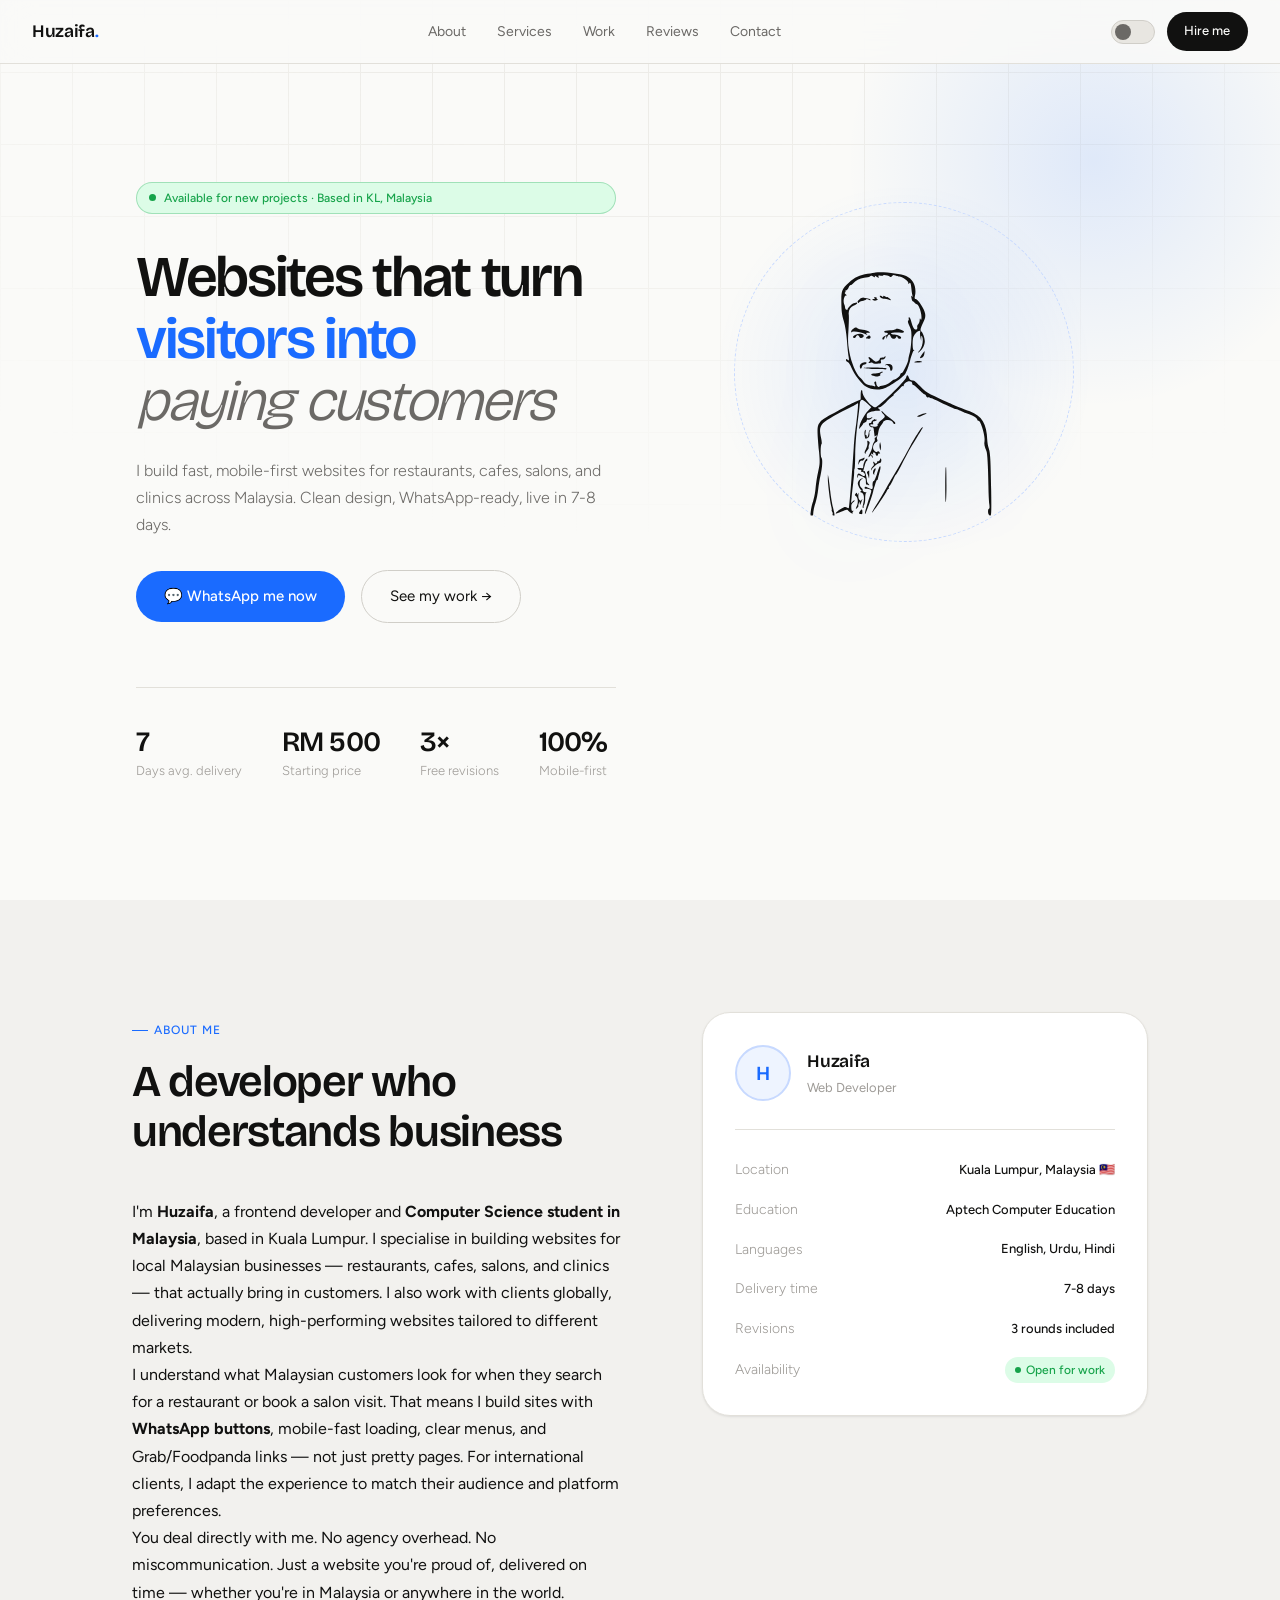
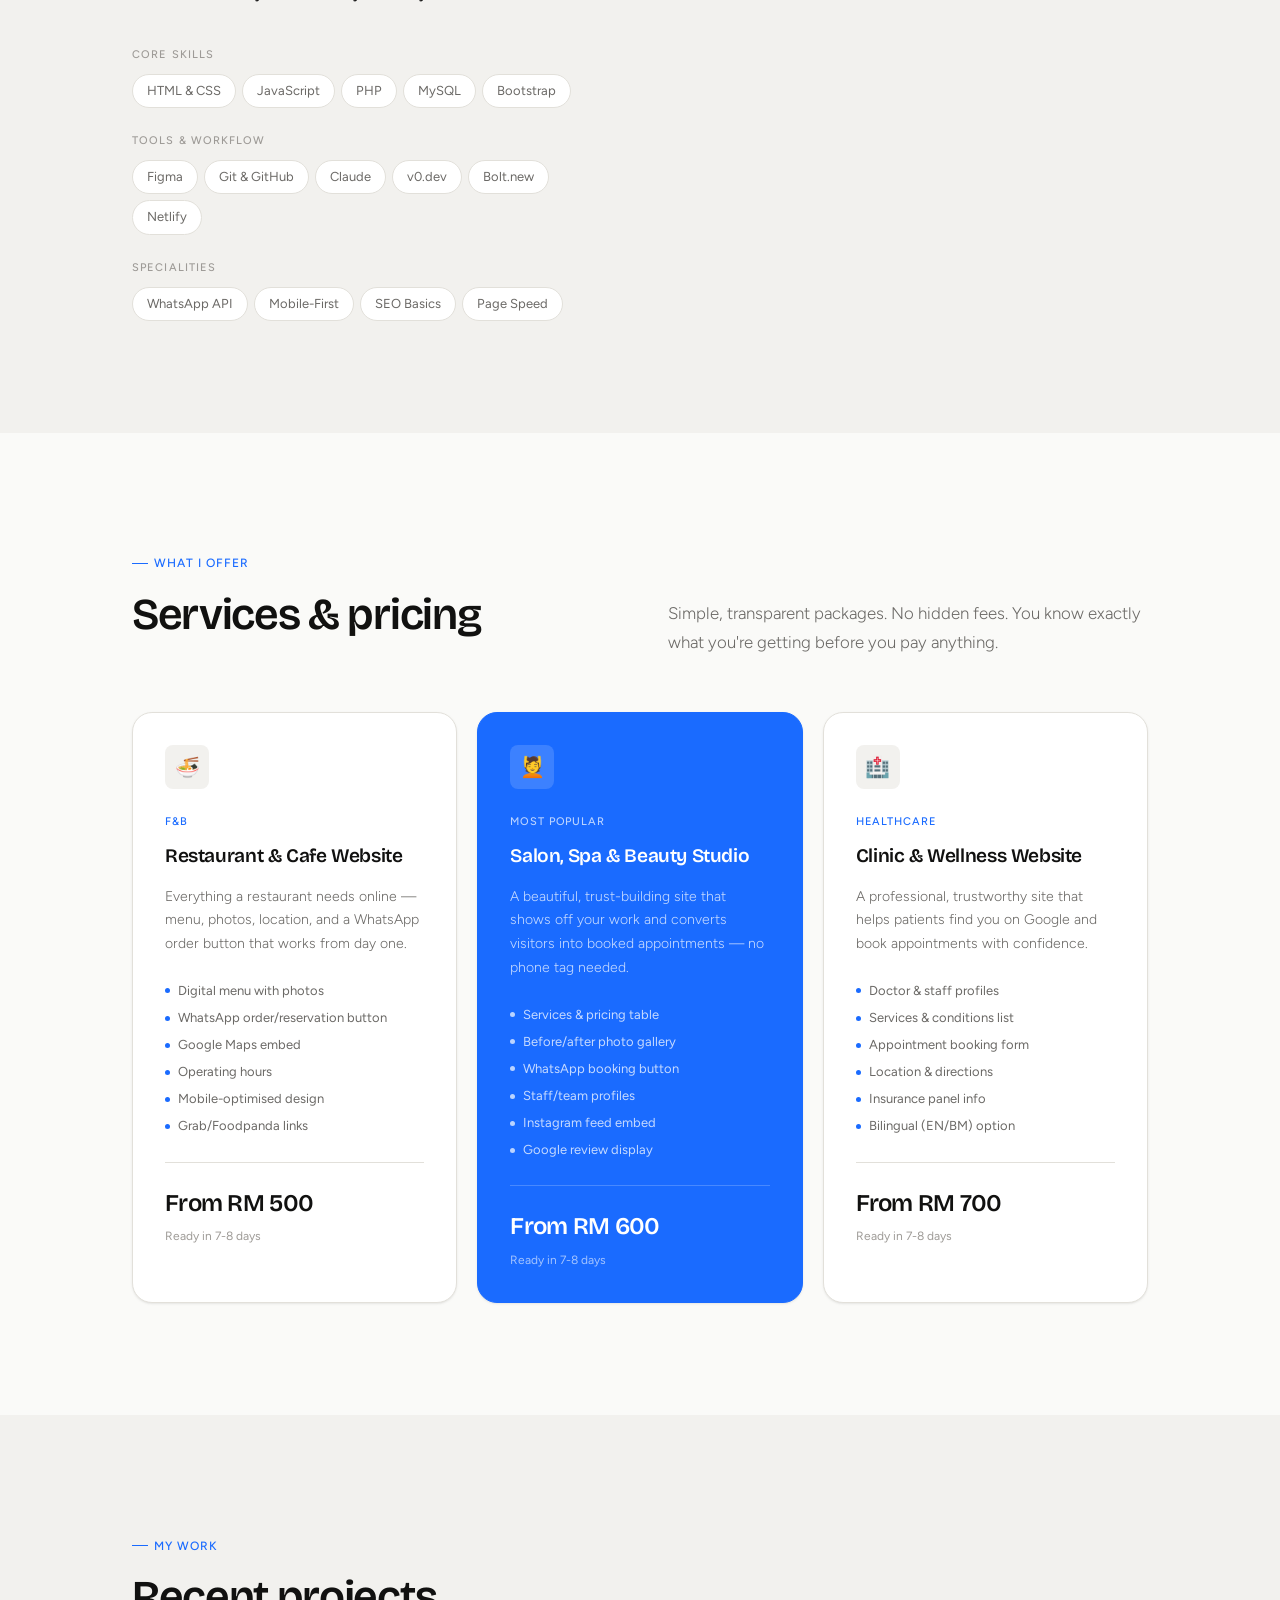
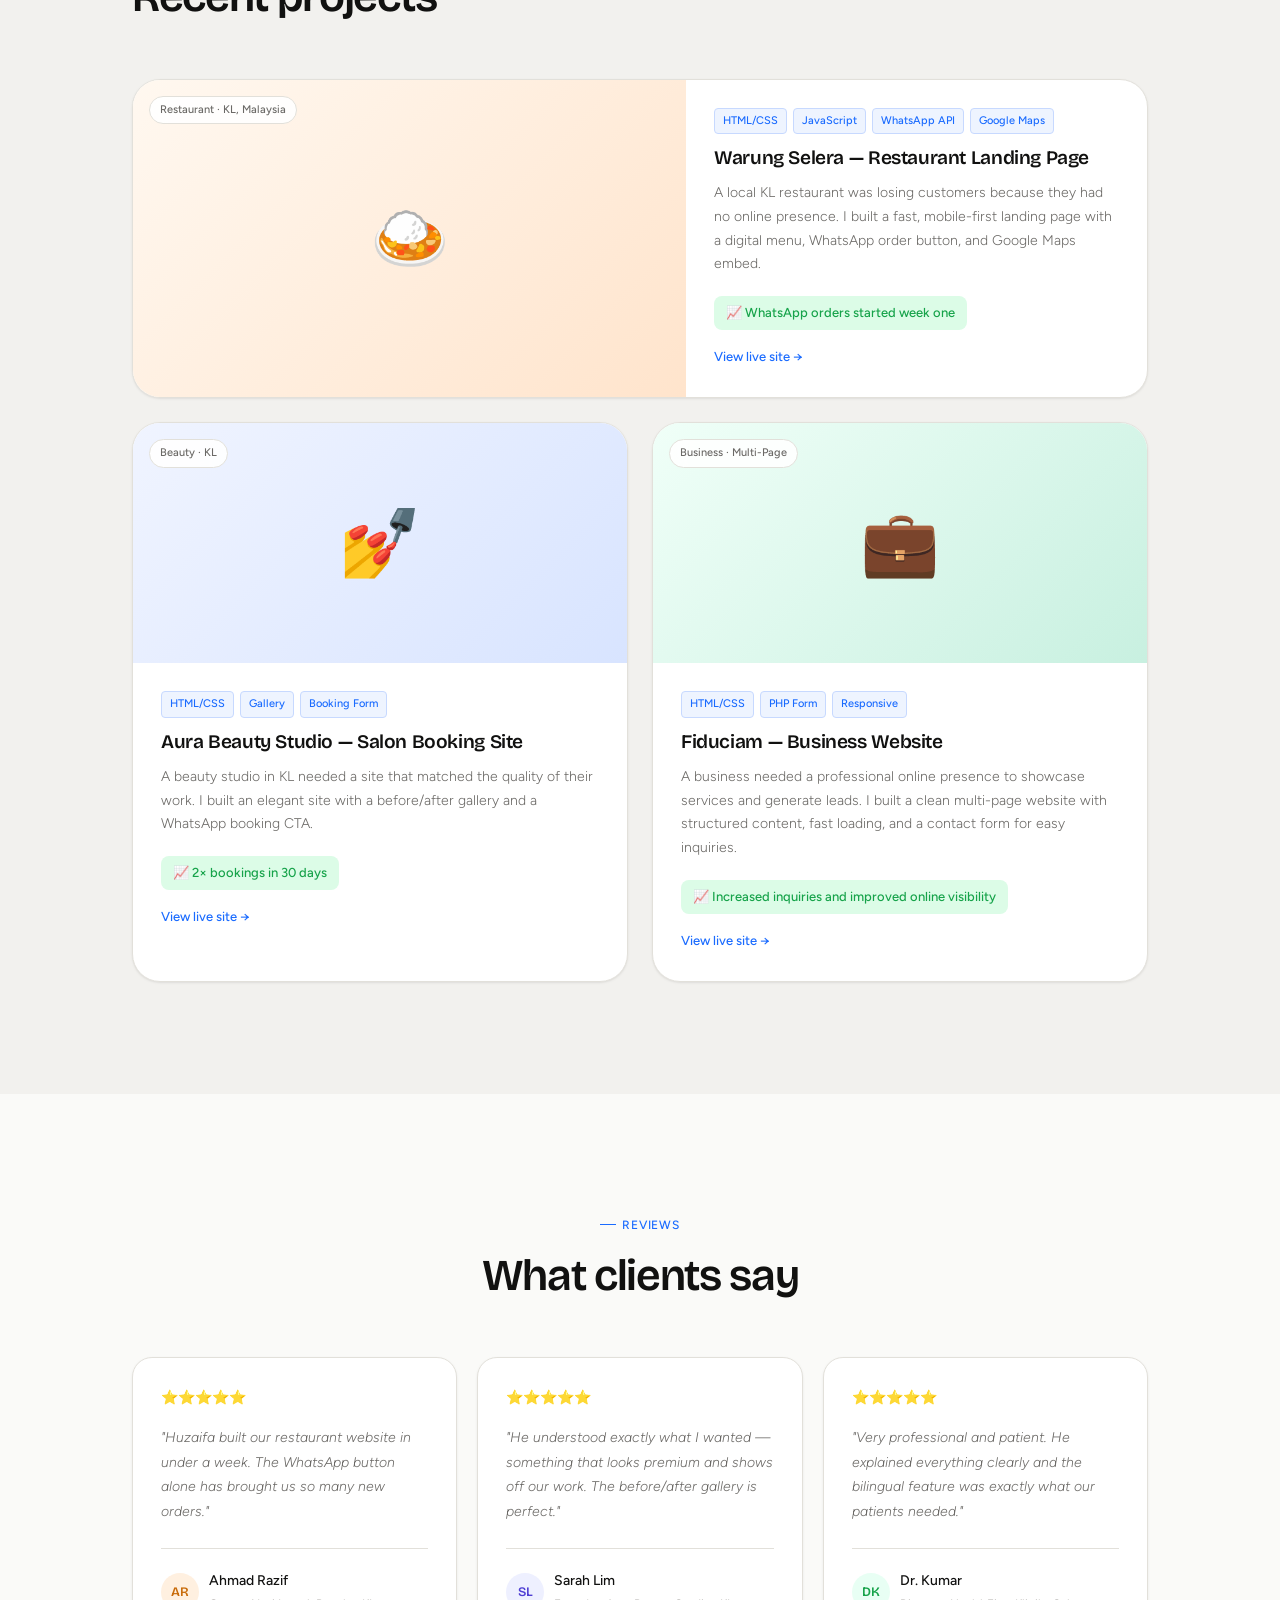
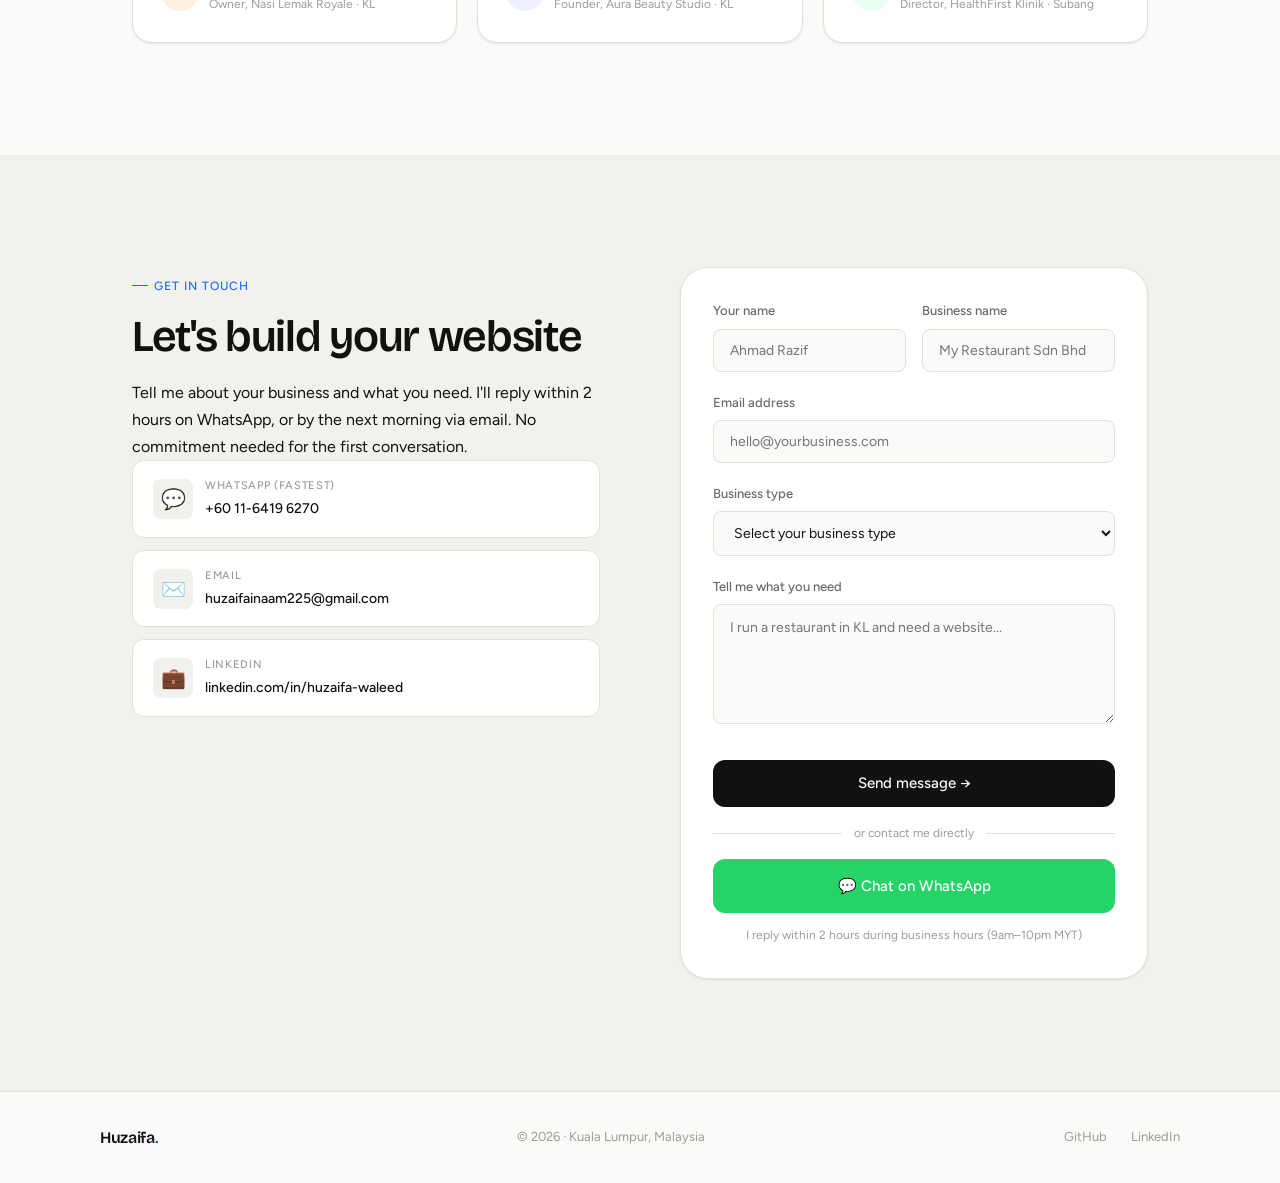
<file: index.html>
<!DOCTYPE html>
<html lang="en" data-theme="light">
<head>
    <meta charset="UTF-8">
    <meta name="viewport" content="width=device-width, initial-scale=1.0">
    <title>Huzaifa — Web Developer for F&B & Wellness Businesses</title>
    <meta name="description" content="I build fast, beautiful websites for restaurants, cafes, salons and clinics in Malaysia. Mobile-first. Affordable. Ready in 7 days.">
    <meta property="og:title" content="Huzaifa — Web Developer">
    <meta property="og:description" content="Fast, beautiful websites for Malaysian businesses. Starting from RM 500.">
    
    <link rel="preconnect" href="https://fonts.googleapis.com">
    <link rel="preconnect" href="https://fonts.gstatic.com" crossorigin>
    <link href="https://fonts.googleapis.com/css2?family=Bricolage+Grotesque:opsz,wght@12..96,300;12..96,400;12..96,500;12..96,600&family=Figtree:ital,wght@0,300;0,400;0,500;1,300&display=swap" rel="stylesheet">
    
    <link rel="stylesheet" href="style.css">
</head>
<body>

    <div id="progress-bar"></div>

    <div class="mobile-nav" id="mobileNav">
        <span class="mobile-nav-close" onclick="closeMobileNav()">✕</span>
        <a href="#about" onclick="closeMobileNav()">About</a>
        <a href="#services" onclick="closeMobileNav()">Services</a>
        <a href="#projects" onclick="closeMobileNav()">Work</a>
        <a href="#testimonials" onclick="closeMobileNav()">Reviews</a>
        <a href="#contact" onclick="closeMobileNav()">Contact</a>
    </div>

    <nav>
        <a href="#hero" class="nav-logo">Huzaifa<span>.</span></a>
        <div class="nav-center">
            <a href="#about" class="nav-link">About</a>
            <a href="#services" class="nav-link">Services</a>
            <a href="#projects" class="nav-link">Work</a>
            <a href="#testimonials" class="nav-link">Reviews</a>
            <a href="#contact" class="nav-link">Contact</a>
        </div>
        <div class="nav-right">
            <div class="theme-toggle" id="themeToggle" role="button" aria-label="Toggle dark mode" tabindex="0"></div>
            <a href="https://wa.me/601164196270?text=Hi%20Huzaifa%2C%20I%20found%20your%20portfolio%20and%20I%E2%80%99d%20like%20to%20discuss%20a%20website%20project." 
   class="btn-hire" 
   target="_blank">
   Hire me
</a>
            <div class="hamburger" onclick="openMobileNav()">
                <span></span><span></span><span></span>
            </div>
        </div>
    </nav>

    <section id="hero">
        <div class="container">
            <div class="hero-inner">

                <!-- LEFT: text content -->
                <div class="hero-text">
                    <div class="hero-status">
                        <div class="hero-status-dot"></div>
                        Available for new projects · Based in KL, Malaysia
                    </div>
                    <h1>
                        Websites that turn<br>
                        <span class="accent">visitors into</span><br>
                        <span class="italic">paying customers</span>
                    </h1>
                    <p class="hero-sub">
                        I build fast, mobile-first websites for restaurants, cafes, salons, and clinics across Malaysia. Clean design, WhatsApp-ready, live in 7-8 days.
                    </p>
                    <div class="hero-actions">
                        <a href="https://wa.me/601164196270?text=Hi%20Huzaifa%2C%20I%20found%20your%20portfolio%20and%20I%E2%80%99d%20like%20to%20discuss%20a%20website%20project." class="btn-primary" target="_blank">💬 WhatsApp me now</a>
                        <a href="#projects" class="btn-outline">See my work →</a>
                    </div>
                    <div class="hero-stats">
                        <div><div class="hero-stat-num">7</div><div class="hero-stat-label">Days avg. delivery</div></div>
                        <div><div class="hero-stat-num">RM 500</div><div class="hero-stat-label">Starting price</div></div>
                        <div><div class="hero-stat-num">3×</div><div class="hero-stat-label">Free revisions</div></div>
                        <div><div class="hero-stat-num">100%</div><div class="hero-stat-label">Mobile-first</div></div>
                    </div>
                </div>

                <!-- RIGHT: animated SVG illustration -->
                <div class="hero-visual">
                    <div class="hero-visual-blob"></div>
                    <div class="hero-visual-ring"></div>
                    <div class="svg-float">
                        <svg class="hero-svg" xmlns="http://www.w3.org/2000/svg" version="1.0" viewBox="0 0 300.000000 333.000000" preserveAspectRatio="xMidYMid meet" aria-label="Developer illustration">
                            <g transform="translate(0.000000,333.000000) scale(0.100000,-0.100000)" stroke="none">
                                <path d="M1170 2805 c-8 -2 -49 -9 -90 -15 -94 -15 -149 -41 -217 -104 -82 -74 -88 -90 -86 -231 1 -97 7 -138 28 -210 17 -59 29 -134 36 -220 5 -71 13 -152 18 -180 10 -57 8 -63 -14 -45 -12 10 -15 10 -15 -5 0 -9 8 -19 19 -22 12 -3 29 -29 46 -69 32 -76 111 -178 165 -215 47 -32 121 -43 187 -29 65 15 235 128 270 181 14 22 38 87 53 146 15 58 34 109 41 114 10 6 11 9 2 9 -16 0 -18 116 -4 153 21 54 91 98 77 49 -3 -10 -1 -35 4 -57 l8 -40 1 35 c2 33 3 33 12 11 15 -38 0 -119 -30 -154 -26 -32 -26 -32 -2 -16 33 21 61 76 61 120 0 39 -23 103 -40 114 -16 10 -12 31 20 99 25 53 29 71 24 106 -8 49 -79 160 -106 168 -16 4 -18 10 -12 36 23 101 -17 193 -101 231 -66 30 -282 54 -355 40z m168 -48 c9 -7 16 -5 26 8 11 15 16 16 37 4 13 -7 32 -12 41 -10 30 4 108 -48 108 -72 0 -16 3 -18 9 -8 12 19 20 2 26 -56 2 -26 7 -61 11 -78 4 -24 3 -27 -6 -15 -9 12 -10 7 -4 -20 3 -19 10 -37 15 -38 5 -2 16 -10 23 -18 8 -8 18 -14 23 -14 18 0 46 -64 52 -121 7 -54 0 -78 -12 -46 -3 6 -6 -2 -6 -19 -1 -17 -8 -37 -17 -45 -9 -7 -14 -22 -11 -35 3 -16 -2 -24 -15 -27 -14 -4 -22 4 -34 31 -9 21 -17 45 -19 55 -8 39 -17 57 -27 57 -5 0 -7 -8 -4 -17 4 -9 1 -20 -5 -24 -8 -5 -4 -22 14 -60 22 -48 25 -64 22 -154 -2 -55 -10 -127 -19 -160 -9 -32 -16 -65 -16 -73 0 -28 -65 -162 -77 -158 -6 3 -14 -6 -17 -19 -5 -21 -53 -57 -71 -55 -3 1 -21 -12 -40 -29 -28 -24 -75 -43 -117 -46 -3 0 -10 -3 -14 -7 -12 -13 -34 13 -34 39 0 16 -5 23 -12 20 -14 -5 -14 -10 -2 -41 6 -17 4 -18 -17 -12 -13 4 -33 8 -44 10 -30 4 -58 22 -75 47 -8 12 -25 31 -38 43 -47 45 -101 175 -122 291 -17 96 -19 128 -11 255 5 80 7 159 4 177 -8 48 15 89 59 107 21 8 38 20 38 26 0 7 -7 10 -16 6 -9 -3 -20 -6 -25 -6 -13 0 -69 -55 -69 -68 0 -6 -7 -9 -15 -6 -8 4 -15 15 -15 26 0 11 -5 28 -10 38 -15 28 -1 100 19 100 14 1 14 2 -2 14 -12 9 -14 16 -7 21 5 3 8 11 5 16 -4 5 0 9 8 9 8 0 20 14 27 30 7 17 18 30 26 30 7 0 19 8 26 18 26 36 77 62 128 67 29 2 58 9 66 15 9 8 18 8 33 1 26 -14 34 -14 24 2 -4 6 6 4 21 -7 27 -17 29 -17 22 -1 -5 15 -2 17 24 13 16 -3 30 -1 30 3 0 11 61 -1 78 -14z"/>
                                <path d="M1220 2534 c0 -15 32 -35 53 -33 12 1 33 -3 47 -8 34 -14 39 -6 9 15 -13 9 -24 15 -24 13 0 -3 -10 1 -22 8 -18 9 -23 9 -23 -1 0 -8 -3 -9 -8 -3 -8 11 -32 18 -32 9z"/>
                                <path d="M985 2494 c-22 -19 -26 -27 -17 -36 8 -8 12 -8 12 -1 0 6 17 14 37 18 21 4 41 12 45 18 6 9 12 9 27 0 11 -7 23 -9 26 -4 5 9 -32 21 -81 26 -12 2 -34 -8 -49 -21z"/>
                                <path d="M1160 2510 c12 -8 10 -10 -8 -10 -13 0 -20 -4 -17 -10 3 -5 17 -10 30 -10 13 0 27 5 30 10 3 6 1 10 -5 10 -6 0 -8 5 -5 10 3 6 -4 10 -17 10 -18 0 -20 -2 -8 -10z"/>
                                <path d="M912 2154 c-12 -8 -22 -23 -22 -32 0 -12 3 -13 8 -5 10 16 106 2 154 -23 30 -15 32 -16 19 -1 -12 15 -10 17 15 17 27 0 27 1 9 14 -11 7 -42 16 -70 20 -27 3 -54 11 -59 16 -14 14 -28 12 -54 -6z"/>
                                <path d="M1405 2151 c-6 -6 -37 -11 -69 -13 -36 -2 -61 -8 -64 -15 -2 -8 5 -13 17 -13 35 0 33 -19 -4 -34 -19 -8 -35 -22 -35 -30 0 -23 18 -20 25 4 9 28 28 25 21 -2 -3 -13 1 -8 9 10 18 39 28 40 43 7 13 -29 46 -33 61 -7 9 16 10 16 16 0 9 -22 42 -24 42 -3 0 15 -53 35 -94 35 -13 0 -23 5 -23 10 0 10 50 14 118 10 37 -2 43 16 10 29 -50 18 -64 21 -73 12z"/>
                                <path d="M941 2087 c-14 -6 -26 -18 -29 -24 -5 -18 27 -16 34 2 4 8 12 15 19 15 7 0 15 -7 19 -15 7 -20 42 -19 50 2 12 31 -46 44 -93 20z"/>
                                <path d="M1074 2063 c-17 -17 -17 -18 0 -21 27 -6 46 6 40 23 -8 20 -19 19 -40 -2z"/>
                                <path d="M1276 1833 c-8 -8 -13 -9 -41 -12 -8 0 -15 -7 -15 -14 0 -8 -11 -19 -25 -25 -21 -10 -29 -8 -57 18 -18 17 -36 30 -40 30 -12 0 -10 -14 4 -28 8 -8 8 -15 -3 -28 -13 -16 -12 -17 14 -10 16 4 27 2 27 -4 0 -6 21 -9 50 -8 46 2 49 4 44 25 -5 18 -2 23 14 23 11 0 25 7 32 15 13 16 9 31 -4 18z"/>
                                <path d="M1013 1758 c-14 -7 -23 -20 -23 -34 0 -32 17 -39 24 -10 4 15 15 26 28 28 27 4 37 28 11 27 -10 0 -28 -5 -40 -11z"/>
                                <path d="M1284 1738 c-4 -7 -3 -8 4 -4 18 11 52 -17 52 -42 0 -15 5 -22 13 -20 17 6 21 46 7 64 -15 17 -66 19 -76 2z"/>
                                <path d="M1034 1702 c3 -4 56 -9 118 -11 62 -1 120 -3 128 -4 8 -1 17 3 20 8 3 6 -45 11 -133 13 -76 1 -136 -1 -133 -6z"/>
                                <path d="M1225 1650 c-3 -5 -29 -10 -56 -10 -61 0 -63 -20 -4 -32 35 -8 75 6 60 20 -3 3 5 12 17 19 18 9 19 12 6 13 -9 0 -20 -4 -23 -10z"/>
                                <path d="M1707 1858 c-31 -45 -32 -49 -1 -38 13 5 24 21 28 41 3 18 5 33 4 34 -2 2 -16 -15 -31 -37z"/>
                                <path d="M1645 1782 c-40 -8 -33 -17 11 -15 25 0 48 3 50 6 7 7 -38 13 -61 9z"/>
                                <path d="M1525 1593 c-10 -40 -322 -342 -353 -343 -47 0 -152 124 -152 180 0 11 -4 20 -10 20 -5 0 -10 -25 -10 -55 l0 -55 -47 -21 c-61 -28 -66 -30 -160 -80 -43 -24 -98 -53 -123 -66 -51 -27 -83 -46 -90 -53 -3 -3 -14 -10 -24 -16 -11 -5 -28 -26 -38 -45 -21 -38 -21 -75 2 -326 11 -125 10 -138 -10 -225 -12 -51 -25 -135 -30 -188 -4 -52 -17 -121 -28 -152 -11 -31 -23 -81 -27 -112 -6 -48 -5 -56 9 -56 9 0 16 3 17 8 4 53 11 90 29 143 11 35 25 104 30 154 6 50 17 119 26 155 22 93 28 188 12 207 -14 17 -12 156 2 161 4 1 1 31 -6 65 -19 88 -17 119 9 157 23 34 131 100 297 182 47 23 93 48 103 56 15 14 17 13 17 -5 0 -38 -21 -239 -30 -288 -5 -27 -14 -122 -20 -210 -20 -308 -49 -674 -55 -693 -4 -10 -9 -10 -24 0 -16 10 -26 8 -56 -8 -41 -22 -79 -54 -72 -61 3 -2 30 7 61 21 66 30 70 31 86 10 8 -8 23 -20 34 -26 12 -6 18 -7 14 -3 -4 5 -3 14 4 22 8 10 8 12 -3 8 -10 -4 -15 6 -17 36 -2 31 2 45 18 59 11 9 20 21 20 25 0 5 -9 0 -20 -10 l-21 -19 7 70 c3 38 12 110 18 159 6 50 12 107 11 127 0 21 2 38 5 38 3 0 6 73 7 163 1 94 11 231 23 327 12 91 24 195 27 232 7 88 22 94 87 33 l49 -45 -43 -46 c-42 -46 -83 -123 -95 -179 l-6 -30 25 30 c14 17 26 33 26 37 0 4 9 10 20 13 11 3 20 13 20 22 0 10 6 14 19 10 13 -3 27 3 38 16 11 14 12 18 3 11 -8 -6 -25 -11 -37 -12 -19 -1 -23 5 -23 28 0 23 7 30 40 44 22 9 59 16 83 16 37 1 40 2 25 14 -22 17 -23 26 -2 26 10 0 46 29 82 65 35 36 69 65 75 65 6 0 8 3 4 6 -3 3 11 20 31 37 20 18 45 42 55 55 10 12 23 19 29 16 6 -4 8 -3 5 3 -4 6 4 20 17 32 30 29 81 26 81 -4 1 -11 6 -19 12 -18 6 1 35 -22 64 -52 30 -30 59 -55 66 -55 6 0 15 -9 18 -21 4 -11 13 -18 20 -15 7 2 16 2 19 -2 4 -3 13 -7 22 -8 8 -1 52 -20 97 -42 111 -54 175 -82 187 -82 6 0 30 -10 53 -21 23 -12 44 -22 47 -22 9 1 33 -9 87 -32 32 -14 54 -31 58 -45 4 -12 9 -19 13 -16 22 23 85 -186 71 -237 -7 -27 1 -67 22 -112 11 -24 20 -180 23 -400 1 -88 6 -184 10 -212 5 -37 4 -53 -3 -53 -12 0 -15 -38 -5 -64 3 -9 13 -16 21 -16 12 0 13 41 9 288 -6 360 -10 436 -29 492 -8 25 -15 65 -16 90 -7 189 -61 280 -202 333 -194 75 -188 73 -450 194 -50 24 -81 48 -125 97 -46 52 -65 66 -87 66 -23 0 -31 6 -40 30 -14 37 -23 38 -32 3z"/>
                                <path d="M1240 1204 c0 -5 9 -20 20 -32 27 -29 26 -34 -19 -68 -22 -16 -37 -32 -34 -36 2 -5 0 -8 -6 -8 -6 0 -8 -6 -5 -14 3 -8 -3 -16 -14 -18 -29 -8 -72 2 -72 17 0 8 8 11 19 8 16 -4 19 -1 14 16 -4 16 -1 21 15 21 12 0 24 5 28 12 4 7 3 8 -4 4 -7 -4 -12 -2 -12 4 0 6 -10 4 -25 -6 -14 -9 -23 -20 -20 -24 3 -4 -5 -10 -16 -13 -17 -5 -19 -9 -9 -26 6 -12 20 -21 30 -21 14 0 20 -7 21 -25 1 -14 3 -29 4 -35 1 -5 3 -20 4 -31 1 -18 3 -19 16 -9 13 11 14 10 9 -4 -3 -9 -11 -16 -16 -16 -6 0 -8 -9 -5 -20 3 -10 -1 -24 -8 -30 -8 -6 -16 -30 -20 -53 -4 -23 -15 -57 -26 -75 -22 -39 -25 -66 -4 -38 14 19 15 18 24 -5 7 -16 10 -19 10 -7 1 9 -3 20 -9 23 -5 3 -10 11 -10 17 0 6 6 6 15 -2 13 -11 14 -10 9 5 -5 13 -3 16 12 13 11 -2 18 -11 18 -21 -1 -9 4 -17 12 -17 8 0 14 7 14 16 0 10 6 14 15 10 12 -4 13 -2 3 14 -9 14 -15 16 -26 8 -10 -9 -18 -6 -34 9 -26 26 -17 75 18 98 19 12 22 20 15 33 -5 9 -6 23 -1 32 4 8 11 35 15 60 4 25 18 58 31 73 13 16 24 32 24 37 0 4 13 13 28 19 34 14 78 -1 88 -31 5 -17 24 -16 24 1 0 5 -25 27 -55 50 -30 23 -66 53 -80 68 -14 15 -25 23 -25 17z"/>
                                <path d="M1696 1167 c-22 -7 -41 -17 -43 -23 -2 -7 16 -5 47 6 82 28 78 42 -4 17z"/>
                                <path d="M1684 987 c-41 -61 -90 -142 -106 -172 -43 -83 -137 -251 -188 -335 -31 -52 -78 -133 -104 -180 -26 -47 -72 -125 -103 -173 -30 -48 -53 -90 -51 -92 5 -5 145 201 168 247 7 16 17 28 22 28 5 0 7 4 3 9 -3 5 1 16 10 24 8 8 25 40 39 70 13 30 28 57 34 61 6 3 36 57 67 119 68 132 88 169 170 302 80 130 77 125 68 125 -4 0 -18 -15 -29 -33z"/>
                                <path d="M1046 974 c-3 -8 -3 -33 0 -54 6 -36 8 -38 30 -28 22 10 29 31 24 67 -1 8 4 18 12 23 10 8 10 9 -2 5 -9 -2 -16 -18 -18 -38 -4 -36 -22 -66 -22 -36 0 9 -4 17 -10 17 -5 0 -7 13 -3 30 6 32 -1 41 -11 14z"/>
                                <path d="M1078 840 c3 -18 -4 -46 -17 -71 -17 -32 -19 -44 -10 -53 8 -7 10 -7 6 0 -3 6 5 22 18 36 13 14 21 28 18 31 -3 3 -1 20 5 36 9 26 8 32 -7 40 -15 9 -17 6 -13 -19z"/>
                                <path d="M1219 830 c-3 -14 -2 -38 2 -55 4 -16 8 -25 9 -20 6 31 6 43 0 70 -6 29 -6 29 -11 5z"/>
                                <path d="M1015 657 c-16 -6 -31 -11 -32 -12 -1 0 -4 -14 -8 -30 l-6 -30 16 27 c9 16 21 25 29 22 8 -3 19 3 26 15 6 12 9 21 8 20 -2 -1 -16 -6 -33 -12z"/>
                                <path d="M1065 652 c-15 -10 -35 -59 -35 -85 0 -20 -4 -23 -36 -19 -26 3 -35 1 -30 -7 4 -6 16 -11 28 -11 15 0 18 -4 14 -17 -4 -10 -4 -14 0 -11 12 12 44 -12 44 -32 0 -21 -22 -18 -52 7 -22 20 -38 8 -37 -25 1 -25 2 -25 7 -5 l7 22 43 -19 c38 -17 42 -22 42 -55 0 -19 2 -35 4 -35 2 0 13 -3 23 -7 17 -6 17 -5 2 13 -9 10 -16 26 -17 34 0 8 -2 26 -5 40 -12 60 -20 80 -28 74 -12 -7 -11 -1 7 62 8 30 19 54 23 54 4 0 8 7 8 15 0 8 -1 15 -1 15 -1 0 -6 -4 -11 -8z"/>
                                <path d="M1223 653 c6 -10 -19 -34 -27 -26 -3 4 -6 -1 -6 -10 0 -9 -7 -17 -15 -17 -8 0 -15 5 -15 10 0 6 -5 10 -10 10 -7 0 -7 -6 -1 -18 7 -14 5 -23 -10 -35 -10 -9 -19 -25 -18 -34 0 -14 2 -15 6 -3 9 24 76 80 93 77 10 -1 16 8 18 26 2 15 -2 27 -8 27 -6 0 -9 -3 -7 -7z"/>
                                <path d="M1189 482 c-15 -48 -32 -86 -38 -84 -10 2 -17 -36 -12 -62 1 -5 0 -15 -3 -23 -5 -11 -13 -10 -45 6 -33 17 -40 18 -45 6 -4 -11 2 -15 20 -15 14 0 34 -5 44 -10 18 -10 18 -12 -5 -80 -42 -125 -66 -215 -51 -199 11 12 89 237 91 264 1 6 4 17 7 25 3 8 12 36 19 62 7 26 17 44 21 42 5 -3 8 -2 6 3 -1 4 6 33 15 65 18 61 21 88 10 88 -5 0 -20 -39 -34 -88z"/>
                                <path d="M1979 533 c-5 -104 -3 -367 3 -376 4 -7 8 81 8 196 0 114 -2 207 -5 207 -3 0 -6 -12 -6 -27z"/>
                                <path d="M1155 536 c-16 -17 -17 -53 -3 -62 7 -4 10 -4 6 1 -4 4 -1 20 7 36 15 28 8 46 -10 25z"/>
                                <path d="M1081 511 c-8 -5 -10 -14 -6 -22 5 -7 12 -26 16 -43 6 -27 7 -23 8 22 1 28 0 52 -1 52 -2 0 -9 -4 -17 -9z"/>
                                <path d="M621 430 c-1 -55 25 -267 39 -322 6 -22 9 -43 6 -46 -3 -3 -1 -11 5 -18 6 -8 9 -21 5 -29 -3 -9 0 -15 9 -15 18 0 19 -8 -4 92 -11 46 -25 128 -31 183 -6 55 -15 123 -19 150 l-9 50 -1 -45z"/>
                                <path d="M978 402 c-14 -24 -15 -31 -2 -62 8 -19 20 -38 27 -42 9 -6 9 -10 -2 -17 -11 -7 -9 -10 7 -15 34 -11 40 -70 16 -154 -4 -14 -2 -22 5 -22 7 0 9 5 6 10 -4 6 -1 18 6 26 7 9 12 40 11 72 0 34 4 60 11 64 8 5 4 8 -9 8 -19 0 -38 21 -31 35 1 2 -6 10 -15 17 -30 24 -24 92 10 101 14 4 13 5 -3 6 -13 1 -27 -10 -37 -27z"/>
                                <path d="M941 253 c-11 -12 -10 -16 3 -26 25 -18 31 -78 12 -115 -9 -18 -14 -32 -11 -32 10 0 34 27 29 32 -2 3 0 16 5 29 l10 24 1 -25 c1 -23 2 -23 15 9 17 38 19 53 5 31 -17 -25 -42 17 -36 60 4 24 3 29 -3 15 -7 -17 -9 -17 -12 -3 -4 14 -6 14 -18 1z"/>
                                <path d="M992 50 c-16 -26 -16 -27 8 -33 17 -4 20 0 20 24 0 34 -10 37 -28 9z"/>
                            </g>
                        </svg>
                    </div>
                </div>

            </div>
        </div>
    </section>

    <section id="about">
        <div class="container">
            <div class="about-grid">
                <div class="reveal">
                    <div class="label">About me</div>
                    <h2 class="section-title">A developer who<br>understands business</h2>
                    <div style="height:1.5rem"></div>
                    <p>I'm <strong>Huzaifa</strong>, a frontend developer and <strong>Computer Science student in Malaysia</strong>, based in Kuala Lumpur. I specialise in building websites for local Malaysian businesses — restaurants, cafes, salons, and clinics — that actually bring in customers. I also work with clients globally, delivering modern, high-performing websites tailored to different markets.</p> <p>I understand what Malaysian customers look for when they search for a restaurant or book a salon visit. That means I build sites with <strong>WhatsApp buttons</strong>, mobile-fast loading, clear menus, and Grab/Foodpanda links — not just pretty pages. For international clients, I adapt the experience to match their audience and platform preferences.</p> <p>You deal directly with me. No agency overhead. No miscommunication. Just a website you're proud of, delivered on time — whether you're in Malaysia or anywhere in the world.</p>
                    <div class="skill-groups">
                        <div>
                            <div class="skill-group-label">Core skills</div>
                            <div class="skill-pills">
                                <span class="pill">HTML & CSS</span>
                                <span class="pill">JavaScript</span>
                                <span class="pill">PHP</span>
                                <span class="pill">MySQL</span>
                                <span class="pill">Bootstrap</span>
                            </div>
                        </div>
                        <div>
                            <div class="skill-group-label">Tools & workflow</div>
                            <div class="skill-pills">
                                <span class="pill">Figma</span>
                                <span class="pill">Git & GitHub</span>
                                <span class="pill">Claude</span>
                                <span class="pill">v0.dev</span>
                                <span class="pill">Bolt.new</span>
                                <span class="pill">Netlify</span>
                            </div>
                        </div>
                        <div>
                            <div class="skill-group-label">Specialities</div>
                            <div class="skill-pills">
                                <span class="pill">WhatsApp API</span>
                                <span class="pill">Mobile-First</span>
                                <span class="pill">SEO Basics</span>
                                <span class="pill">Page Speed</span>
                            </div>
                        </div>
                    </div>
                </div>
                <div class="reveal reveal-delay-2">
                    <div class="about-card">
                        <div class="about-avatar-wrap">
                            <div class="about-avatar">H</div>
                            <div>
                                <div class="about-name">Huzaifa</div>
                                <div class="about-role">Web Developer</div>
                            </div>
                        </div>
                        <div class="card-facts">
                            <div class="card-fact"><span class="fact-key">Location</span><span class="fact-val">Kuala Lumpur, Malaysia 🇲🇾</span></div>
                            <div class="card-fact"><span class="fact-key">Education</span><span class="fact-val">Aptech Computer Education</span></div>
                            <div class="card-fact"><span class="fact-key">Languages</span><span class="fact-val">English, Urdu, Hindi</span></div>
                            <div class="card-fact"><span class="fact-key">Delivery time</span><span class="fact-val">7-8 days</span></div>
                            <div class="card-fact"><span class="fact-key">Revisions</span><span class="fact-val">3 rounds included</span></div>
                            <div class="card-fact"><span class="fact-key">Availability</span><span class="fact-val"><span class="available-badge">Open for work</span></span></div>
                        </div>
                    </div>
                </div>
            </div>
        </div>
    </section>

    <section id="services">
        <div class="container">
            <div class="services-header reveal">
                <div><div class="label">What I offer</div><h2 class="section-title">Services &amp; pricing</h2></div>
                <p class="section-desc">Simple, transparent packages. No hidden fees. You know exactly what you're getting before you pay anything.</p>
            </div>
            <div class="services-grid">
                <div class="service-card reveal">
                    <div class="service-icon">🍜</div>
                    <div class="service-label">F&B</div>
                    <h3>Restaurant &amp; Cafe Website</h3>
                    <p>Everything a restaurant needs online — menu, photos, location, and a WhatsApp order button that works from day one.</p>
                    <ul class="service-includes">
                        <li>Digital menu with photos</li>
                        <li>WhatsApp order/reservation button</li>
                        <li>Google Maps embed</li>
                        <li>Operating hours</li>
                        <li>Mobile-optimised design</li>
                        <li>Grab/Foodpanda links</li>
                    </ul>
                    <div class="service-price">From RM 500</div>
                    <div class="service-delivery">Ready in 7-8 days</div>
                </div>
                <div class="service-card featured reveal reveal-delay-1">
                    <div class="service-icon">💆</div>
                    <div class="service-label">Most popular</div>
                    <h3>Salon, Spa &amp; Beauty Studio</h3>
                    <p>A beautiful, trust-building site that shows off your work and converts visitors into booked appointments — no phone tag needed.</p>
                    <ul class="service-includes">
                        <li>Services &amp; pricing table</li>
                        <li>Before/after photo gallery</li>
                        <li>WhatsApp booking button</li>
                        <li>Staff/team profiles</li>
                        <li>Instagram feed embed</li>
                        <li>Google review display</li>
                    </ul>
                    <div class="service-price">From RM 600</div>
                    <div class="service-delivery">Ready in 7-8 days</div>
                </div>
                <div class="service-card reveal reveal-delay-2">
                    <div class="service-icon">🏥</div>
                    <div class="service-label">Healthcare</div>
                    <h3>Clinic &amp; Wellness Website</h3>
                    <p>A professional, trustworthy site that helps patients find you on Google and book appointments with confidence.</p>
                    <ul class="service-includes">
                        <li>Doctor &amp; staff profiles</li>
                        <li>Services &amp; conditions list</li>
                        <li>Appointment booking form</li>
                        <li>Location &amp; directions</li>
                        <li>Insurance panel info</li>
                        <li>Bilingual (EN/BM) option</li>
                    </ul>
                    <div class="service-price">From RM 700</div>
                    <div class="service-delivery">Ready in 7-8 days</div>
                </div>
            </div>
        </div>
    </section>

    <section id="projects">
        <div class="container">
            <div class="reveal"><div class="label">My work</div><h2 class="section-title">Recent projects</h2></div>
            <div class="projects-grid">
                <div class="project-card wide reveal">
                    <div class="project-thumb thumb-1">🍛<div class="project-type-badge">Restaurant · KL, Malaysia</div></div>
                    <div class="project-body">
                        <div class="project-tags">
                            <span class="project-tag">HTML/CSS</span><span class="project-tag">JavaScript</span><span class="project-tag">WhatsApp API</span><span class="project-tag">Google Maps</span>
                        </div>
                        <h3>Warung Selera — Restaurant Landing Page</h3>
                        <p>A local KL restaurant was losing customers because they had no online presence. I built a fast, mobile-first landing page with a digital menu, WhatsApp order button, and Google Maps embed.</p>
                        <div class="project-result">📈 WhatsApp orders started week one</div>
                        <a href="https://newrestaurant-website.netlify.app/" class="project-link">View live site →</a>
                    </div>
                </div>
                <div class="project-card reveal reveal-delay-1">
                    <div class="project-thumb thumb-2">💅<div class="project-type-badge">Beauty · KL</div></div>
                    <div class="project-body">
                        <div class="project-tags">
                            <span class="project-tag">HTML/CSS</span><span class="project-tag">Gallery</span><span class="project-tag">Booking Form</span>
                        </div>
                        <h3>Aura Beauty Studio — Salon Booking Site</h3>
                        <p>A beauty studio in KL needed a site that matched the quality of their work. I built an elegant site with a before/after gallery and a WhatsApp booking CTA.</p>
                        <div class="project-result">📈 2× bookings in 30 days</div>
                        <a href="#" class="project-link">View live site →</a>
                    </div>
                </div>
                <d<div class="project-card reveal reveal-delay-2">
    <div class="project-thumb thumb-3">💼
        <div class="project-type-badge">Business · Multi-Page</div>
    </div>
    <div class="project-body">
        <div class="project-tags">
            <span class="project-tag">HTML/CSS</span>
            <span class="project-tag">PHP Form</span>
            <span class="project-tag">Responsive</span>
        </div>
        <h3>Fiduciam — Business Website</h3>
        <p>A business needed a professional online presence to showcase services and generate leads. I built a clean multi-page website with structured content, fast loading, and a contact form for easy inquiries.</p>
        <div class="project-result">📈 Increased inquiries and improved online visibility</div>
        <a href="https://fiduciam-global.netlify.app/" class="project-link">View live site →</a>
    </div>
</div>
            </div>
        </div>
    </section>

    <section id="testimonials">
        <div class="container">
            <div class="reveal" style="text-align:center;max-width:500px;margin:0 auto 3.5rem">
                <div class="label" style="justify-content:center">Reviews</div>
                <h2 class="section-title">What clients say</h2>
            </div>
            <div class="testimonials-grid">
                <div class="testi-card reveal">
                    <div class="stars">⭐⭐⭐⭐⭐</div>
                    <p class="testi-text">"Huzaifa built our restaurant website in under a week. The WhatsApp button alone has brought us so many new orders."</p>
                    <div class="testi-author">
                        <div class="testi-avatar av-1">AR</div>
                        <div><div class="testi-name">Ahmad Razif</div><div class="testi-role">Owner, Nasi Lemak Royale · KL</div></div>
                    </div>
                </div>
                <div class="testi-card reveal reveal-delay-1">
                    <div class="stars">⭐⭐⭐⭐⭐</div>
                    <p class="testi-text">"He understood exactly what I wanted — something that looks premium and shows off our work. The before/after gallery is perfect."</p>
                    <div class="testi-author">
                        <div class="testi-avatar av-2">SL</div>
                        <div><div class="testi-name">Sarah Lim</div><div class="testi-role">Founder, Aura Beauty Studio · KL</div></div>
                    </div>
                </div>
                <div class="testi-card reveal reveal-delay-2">
                    <div class="stars">⭐⭐⭐⭐⭐</div>
                    <p class="testi-text">"Very professional and patient. He explained everything clearly and the bilingual feature was exactly what our patients needed."</p>
                    <div class="testi-author">
                        <div class="testi-avatar av-3">DK</div>
                        <div><div class="testi-name">Dr. Kumar</div><div class="testi-role">Director, HealthFirst Klinik · Subang</div></div>
                    </div>
                </div>
            </div>
        </div>
    </section>

    <section id="contact">
  <div class="container">
    <div class="contact-grid">
      <div class="reveal">
        <div class="label">Get in touch</div>
        <h2 class="section-title">Let's build your website</h2>
        <p>Tell me about your business and what you need. I'll reply within 2 hours on WhatsApp, or by the next morning via email. No commitment needed for the first conversation.</p>

        <div class="contact-methods">
          <a href="https://wa.me/601164196270?text=Hi%20Huzaifa%2C%20I%20found%20your%20portfolio%20and%20I%E2%80%99d%20like%20to%20discuss%20a%20website%20project."  class="contact-method" target="_blank">
            <div class="contact-method-icon">💬</div>
            <div class="contact-method-text">
              <div class="contact-method-label">WhatsApp (fastest)</div>
              <div class="contact-method-value">+60 11-6419 6270</div>
            </div>
          </a>
          <a href="mailto:huziaifainaam225@gmail.com" class="contact-method">
            <div class="contact-method-icon">✉️</div>
            <div class="contact-method-text">
              <div class="contact-method-label">Email</div>
              <div class="contact-method-value">huzaifainaam225@gmail.com</div>
            </div>
          </a>
          <a href="https://www.linkedin.com/in/huzaifa-waleed/" class="contact-method" target="_blank">
            <div class="contact-method-icon">💼</div>
            <div class="contact-method-text">
              <div class="contact-method-label">LinkedIn</div>
              <div class="contact-method-value">linkedin.com/in/huzaifa-waleed</div>
            </div>
          </a>
        </div>
      </div>

      <div class="reveal reveal-delay-1">
        <!-- ✅ FORM START -->
       <form name="contact" method="POST" data-netlify="true" class="contact-form">
 <input type="hidden" name="redirect" value="thankyou.html">
  <div class="form-row">
    <div class="form-group">
      <label>Your name</label>
      <input type="text" name="name" placeholder="Ahmad Razif" required>
    </div>
    <div class="form-group">
      <label>Business name</label>
      <input type="text" name="business" placeholder="My Restaurant Sdn Bhd">
    </div>
  </div>

  <div class="form-group">
    <label>Email address</label>
    <input type="email" name="email" placeholder="hello@yourbusiness.com" required>
  </div>

  <div class="form-group">
    <label>Business type</label>
    <select name="type">
      <option value="">Select your business type</option>
      <option>Restaurant / Cafe / F&B</option>
      <option>Salon / Beauty / Spa</option>
      <option>Clinic / Healthcare / Wellness</option>
      <option>Other</option>
    </select>
  </div>

  <div class="form-group">
    <label>Tell me what you need</label>
    <textarea name="message" placeholder="I run a restaurant in KL and need a website..."></textarea>
  </div>

  <button type="submit" class="btn-submit">Send message →</button>

  <div class="form-divider">or contact me directly</div>

  <a href="https://wa.me/601164196270?text=Hi%20Huzaifa%2C%20I%20found%20your%20portfolio%20and%20I%E2%80%99d%20like%20to%20discuss%20a%20website%20project."  class="wa-btn" target="_blank">
    💬 Chat on WhatsApp
  </a>

  <p class="form-note">I reply within 2 hours during business hours (9am–10pm MYT)</p>

</form>
        <!-- ✅ FORM END -->
      </div>
    </div>
  </div>
</section>

    <footer>
        <div class="footer-inner">
            <span class="footer-logo">Huzaifa<span style="color:var(--accent)">.</span></span>
            <span>© 2026 · Kuala Lumpur, Malaysia</span>
            <div class="footer-links">
                <a href="https://github.com/huzaifawaleed" target="_blank">GitHub</a>
                <a href="https://www.linkedin.com/in/huzaifa-waleed/" target="_blank">LinkedIn</a>
            </div>
        </div>
    </footer>
<form name="contact" data-netlify="true" hidden>
  <input type="text" name="name">
  <input type="email" name="email">
  <textarea name="message"></textarea>
</form>
    <script src="script.js"></script>
</body>
</html>
</file>
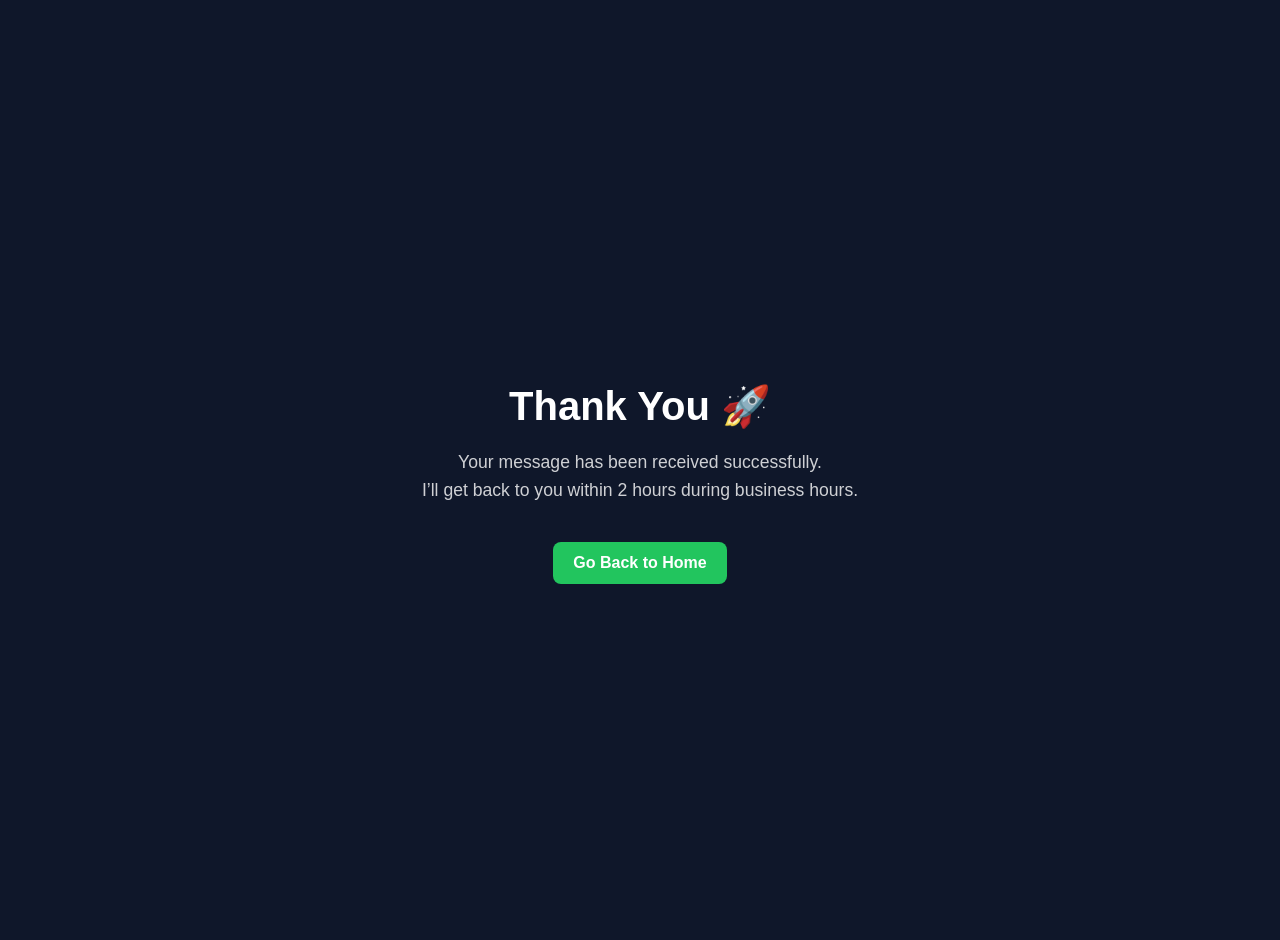
<file: thankyou.html>
<!DOCTYPE html>
<html lang="en">
<head>
  <meta charset="UTF-8">
  <meta name="viewport" content="width=device-width, initial-scale=1.0">
  <title>Thank You</title>

  <style>
    body {
      margin: 0;
      font-family: Arial, sans-serif;
      background: #0f172a;
      color: #fff;
      display: flex;
      align-items: center;
      justify-content: center;
      height: 100vh;
      text-align: center;
      padding: 20px;
    }

    .box {
      max-width: 500px;
    }

    h1 {
      font-size: 2.5rem;
      margin-bottom: 10px;
    }

    p {
      font-size: 1.1rem;
      opacity: 0.8;
      line-height: 1.6;
    }

    a {
      display: inline-block;
      margin-top: 20px;
      padding: 12px 20px;
      background: #22c55e;
      color: white;
      text-decoration: none;
      border-radius: 8px;
      font-weight: bold;
    }

    a:hover {
      background: #16a34a;
    }
  </style>
</head>

<body>

  <div class="box">
    <h1>Thank You 🚀</h1>
    <p>Your message has been received successfully.<br>
    I’ll get back to you within 2 hours during business hours.</p>

    <a href="index.html">Go Back to Home</a>
  </div>

</body>
</html>
</file>
<file: style.css>
/* ═══════════════════════════════════════
   DESIGN TOKENS
═══════════════════════════════════════ */
:root {
  --font-display: 'Bricolage Grotesque', sans-serif;
  --font-body: 'Figtree', sans-serif;

  /* Light mode */
  --bg:        #FAFAF8;
  --bg-2:      #F2F1EE;
  --bg-3:      #E8E6E1;
  --surface:   #FFFFFF;
  --border:    #E2E0DA;
  --border-2:  #D0CEC8;
  --text-1:    #111110;
  --text-2:    #6B6966;
  --text-3:    #9E9B97;
  --accent:    #1A6BFF;
  --accent-2:  #0052D9;
  --accent-bg: #EEF4FF;
  --accent-border: #C7D9FF;
  --green:     #16A34A;
  --green-bg:  #DCFCE7;
  --shadow-sm: 0 1px 3px rgba(0,0,0,0.06), 0 1px 2px rgba(0,0,0,0.04);
  --shadow-md: 0 4px 16px rgba(0,0,0,0.07), 0 2px 4px rgba(0,0,0,0.04);
  --shadow-lg: 0 12px 40px rgba(0,0,0,0.10), 0 4px 8px rgba(0,0,0,0.04);
  --radius-sm: 8px;
  --radius-md: 12px;
  --radius-lg: 20px;
  --radius-xl: 28px;
}

[data-theme="dark"] {
  --bg:        #0C0C0B;
  --bg-2:      #141412;
  --bg-3:      #1E1D1A;
  --surface:   #1A1916;
  --border:    #2A2925;
  --border-2:  #363430;
  --text-1:    #F0EDE8;
  --text-2:    #9E9B97;
  --text-3:    #6B6966;
  --accent:    #4D8FFF;
  --accent-2:  #6BA3FF;
  --accent-bg: #0D1F3C;
  --accent-border: #1A3A6B;
  --green:     #4ADE80;
  --green-bg:  #052E16;
  --shadow-sm: 0 1px 3px rgba(0,0,0,0.3);
  --shadow-md: 0 4px 16px rgba(0,0,0,0.4);
  --shadow-lg: 0 12px 40px rgba(0,0,0,0.5);
}

/* ═══════════════════════════════════════
   RESET & BASE
═══════════════════════════════════════ */
*, *::before, *::after { box-sizing: border-box; margin: 0; padding: 0; }
html { scroll-behavior: smooth; font-size: 16px; }

body {
  font-family: var(--font-body);
  background: var(--bg);
  color: var(--text-1);
  line-height: 1.7;
  transition: background 0.3s, color 0.3s;
  overflow-x: hidden;
}

img { max-width: 100%; display: block; }
a { color: inherit; text-decoration: none; }

/* ═══════════════════════════════════════
   SCROLL PROGRESS BAR
═══════════════════════════════════════ */
#progress-bar {
  position: fixed;
  top: 0; left: 0;
  height: 2px;
  width: 0%;
  background: var(--accent);
  z-index: 1000;
  transition: width 0.1s linear;
}

/* ═══════════════════════════════════════
   NAV
═══════════════════════════════════════ */
nav {
  position: fixed;
  top: 0; left: 0; right: 0;
  z-index: 200;
  height: 64px;
  display: flex;
  align-items: center;
  justify-content: space-between;
  padding: 0 2rem;
  background: color-mix(in srgb, var(--bg) 85%, transparent);
  backdrop-filter: blur(16px);
  -webkit-backdrop-filter: blur(16px);
  border-bottom: 1px solid var(--border);
  transition: background 0.3s, border-color 0.3s;
}

.nav-logo {
  font-family: var(--font-display);
  font-size: 1.1rem;
  font-weight: 600;
  color: var(--text-1);
  letter-spacing: -0.02em;
}

.nav-logo span { color: var(--accent); }

.nav-center {
  display: flex;
  gap: 0.25rem;
}

.nav-link {
  font-size: 14px;
  font-weight: 400;
  color: var(--text-2);
  padding: 0.4rem 0.85rem;
  border-radius: 50px;
  transition: all 0.15s;
}

.nav-link:hover {
  color: var(--text-1);
  background: var(--bg-2);
}

.nav-right {
  display: flex;
  align-items: center;
  gap: 0.75rem;
}

/* Dark mode toggle */
.theme-toggle {
  width: 44px;
  height: 24px;
  background: var(--bg-3);
  border: 1px solid var(--border-2);
  border-radius: 50px;
  cursor: pointer;
  position: relative;
  transition: all 0.2s;
  flex-shrink: 0;
}

.theme-toggle::after {
  content: '';
  position: absolute;
  top: 3px;
  left: 3px;
  width: 16px;
  height: 16px;
  border-radius: 50%;
  background: var(--text-2);
  transition: transform 0.25s cubic-bezier(0.4,0,0.2,1), background 0.2s;
}

[data-theme="dark"] .theme-toggle::after {
  transform: translateX(20px);
  background: var(--accent);
}

.btn-hire {
  font-size: 13px;
  font-weight: 500;
  padding: 0.5rem 1.1rem;
  border-radius: 50px;
  background: var(--text-1);
  color: var(--bg);
  border: none;
  cursor: pointer;
  transition: all 0.15s;
  white-space: nowrap;
}

.btn-hire:hover { opacity: 0.85; transform: translateY(-1px); }

/* Hamburger */
.hamburger {
  display: none;
  flex-direction: column;
  gap: 5px;
  cursor: pointer;
  padding: 4px;
}
.hamburger span {
  width: 22px; height: 1.5px;
  background: var(--text-1);
  border-radius: 2px;
  transition: all 0.2s;
}

/* Mobile nav overlay */
.mobile-nav {
  display: none;
  position: fixed;
  inset: 0;
  background: var(--bg);
  z-index: 150;
  flex-direction: column;
  align-items: center;
  justify-content: center;
  gap: 1.5rem;
}
.mobile-nav.open { display: flex; }
.mobile-nav a {
  font-family: var(--font-display);
  font-size: 2rem;
  font-weight: 500;
  color: var(--text-1);
}
.mobile-nav-close {
  position: absolute;
  top: 1.25rem; right: 1.5rem;
  font-size: 1.5rem;
  cursor: pointer;
  color: var(--text-2);
}

/* ═══════════════════════════════════════
   LAYOUT
═══════════════════════════════════════ */
.container {
  max-width: 1080px;
  margin: 0 auto;
  padding: 0 2rem;
}

section { padding: 7rem 0; }

.label {
  display: inline-flex;
  align-items: center;
  gap: 6px;
  font-size: 12px;
  font-weight: 500;
  letter-spacing: 0.08em;
  text-transform: uppercase;
  color: var(--accent);
  margin-bottom: 1rem;
}

.label::before {
  content: '';
  width: 16px; height: 1px;
  background: var(--accent);
}

h2.section-title {
  font-family: var(--font-display);
  font-size: clamp(2rem, 4vw, 2.75rem);
  font-weight: 600;
  letter-spacing: -0.03em;
  line-height: 1.15;
  color: var(--text-1);
  margin-bottom: 1rem;
}

.section-desc {
  font-size: 1.05rem;
  color: var(--text-2);
  font-weight: 300;
  max-width: 480px;
  line-height: 1.7;
}

/* ═══════════════════════════════════════
   HERO
═══════════════════════════════════════ */
#hero {
  min-height: 100vh;
  display: flex;
  flex-direction: column;
  justify-content: center;
  padding: 8rem 0 5rem;
  position: relative;
  overflow: hidden;
}

/* Grid background */
#hero::before {
  content: '';
  position: absolute;
  inset: 0;
  background-image:
    linear-gradient(var(--border) 1px, transparent 1px),
    linear-gradient(90deg, var(--border) 1px, transparent 1px);
  background-size: 72px 72px;
  opacity: 0.5;
  mask-image: radial-gradient(ellipse 80% 60% at 50% 0%, black 30%, transparent 100%);
}

/* Accent blob */
#hero::after {
  content: '';
  position: absolute;
  top: -10%;
  right: -5%;
  width: 500px;
  height: 500px;
  background: radial-gradient(circle, color-mix(in srgb, var(--accent) 12%, transparent) 0%, transparent 70%);
  pointer-events: none;
}

.hero-inner {
  position: relative;
  z-index: 1;
  display: grid;
  grid-template-columns: 1fr 1fr;
  gap: 3rem;
  align-items: start;
}

.hero-text {
  display: flex;
  flex-direction: column;
  padding-top: 1rem;
}

/* ── HERO VISUAL ── */
.hero-visual {
  position: relative;
  display: flex;
  align-items: center;
  justify-content: center;
  min-height: 460px;
  margin-top: -1.5rem;
}

.hero-visual-blob {
  position: absolute;
  width: 380px;
  height: 380px;
  border-radius: 50%;
  background: radial-gradient(
    circle,
    color-mix(in srgb, var(--accent) 10%, transparent) 0%,
    transparent 70%
  );
  top: 50%;
  left: 50%;
  transform: translate(-50%, -50%);
  pointer-events: none;
}

.hero-visual-ring {
  position: absolute;
  width: 340px;
  height: 340px;
  border-radius: 50%;
  border: 1.5px dashed var(--accent-border);
  top: 50%;
  left: 50%;
  transform: translate(-50%, -50%);
  animation: spin 18s linear infinite;
  pointer-events: none;
}

.svg-float {
  animation: float 4s ease-in-out infinite;
  position: relative;
  z-index: 1;
  display: flex;
  align-items: center;
  justify-content: center;
  filter: drop-shadow(0 20px 40px color-mix(in srgb, var(--accent) 15%, transparent));
}

.hero-svg {
  width: 260px;
  height: auto;
  fill: var(--text-1);
  transition: fill 0.4s ease;
}

.hero-visual:hover .hero-svg {
  fill: var(--accent);
}

@keyframes float {
  0%, 100% { transform: translateY(0px); }
  50%       { transform: translateY(-18px); }
}

@keyframes spin {
  from { transform: translate(-50%, -50%) rotate(0deg); }
  to   { transform: translate(-50%, -50%) rotate(360deg); }
}

.hero-status {
  display: inline-flex;
  align-items: center;
  gap: 8px;
  background: var(--green-bg);
  border: 1px solid color-mix(in srgb, var(--green) 30%, transparent);
  color: var(--green);
  font-size: 12px;
  font-weight: 500;
  padding: 5px 12px;
  border-radius: 50px;
  margin-bottom: 2rem;
  animation: fadeUp 0.5s ease both;
}

.hero-status-dot {
  width: 7px; height: 7px;
  background: var(--green);
  border-radius: 50%;
  animation: blink 2s ease-in-out infinite;
}

h1 {
  font-family: var(--font-display);
  font-size: clamp(2.4rem, 4.5vw, 4rem);
  font-weight: 600;
  letter-spacing: -0.04em;
  line-height: 1.08;
  color: var(--text-1);
  max-width: 800px;
  animation: fadeUp 0.5s 0.1s ease both;
}

h1 .accent { color: var(--accent); }

h1 .italic {
  font-style: italic;
  font-weight: 300;
  color: var(--text-2);
}

.hero-sub {
  font-size: 1rem;
  color: var(--text-2);
  font-weight: 300;
  max-width: 480px;
  margin: 1.5rem 0 2rem;
  line-height: 1.7;
  animation: fadeUp 0.5s 0.2s ease both;
}

.hero-actions {
  display: flex;
  align-items: center;
  gap: 1rem;
  flex-wrap: wrap;
  animation: fadeUp 0.5s 0.3s ease both;
}

.btn-primary {
  display: inline-flex;
  align-items: center;
  gap: 8px;
  background: var(--accent);
  color: #fff;
  font-family: var(--font-body);
  font-size: 15px;
  font-weight: 500;
  padding: 0.8rem 1.75rem;
  border-radius: 50px;
  border: none;
  cursor: pointer;
  transition: all 0.2s;
  text-decoration: none;
}

.btn-primary:hover {
  background: var(--accent-2);
  transform: translateY(-2px);
  box-shadow: 0 8px 24px color-mix(in srgb, var(--accent) 35%, transparent);
}

.btn-outline {
  display: inline-flex;
  align-items: center;
  gap: 8px;
  background: transparent;
  color: var(--text-1);
  font-family: var(--font-body);
  font-size: 15px;
  font-weight: 400;
  padding: 0.8rem 1.75rem;
  border-radius: 50px;
  border: 1px solid var(--border-2);
  cursor: pointer;
  transition: all 0.2s;
  text-decoration: none;
}

.btn-outline:hover {
  border-color: var(--text-2);
  background: var(--bg-2);
}

.hero-stats {
  display: flex;
  gap: 2.5rem;
  margin-top: 4rem;
  padding-top: 2.5rem;
  border-top: 1px solid var(--border);
  animation: fadeUp 0.5s 0.4s ease both;
  flex-wrap: wrap;
}

.hero-stat-num {
  font-family: var(--font-display);
  font-size: 1.75rem;
  font-weight: 600;
  letter-spacing: -0.03em;
  color: var(--text-1);
  line-height: 1;
  margin-bottom: 4px;
}

.hero-stat-label {
  font-size: 13px;
  color: var(--text-3);
  font-weight: 300;
}

/* ═══════════════════════════════════════
   ABOUT
═══════════════════════════════════════ */
#about { background: var(--bg-2); }

.about-grid {
  display: grid;
  grid-template-columns: 1.1fr 1fr;
  gap: 5rem;
  align-items: start;
}

.about-text p {
  color: var(--text-2);
  font-weight: 300;
  line-height: 1.8;
  margin-bottom: 1.25rem;
}

.about-text p strong {
  color: var(--text-1);
  font-weight: 500;
}

.skill-groups { margin-top: 2.5rem; display: flex; flex-direction: column; gap: 1.5rem; }

.skill-group-label {
  font-size: 11px;
  font-weight: 500;
  letter-spacing: 0.1em;
  text-transform: uppercase;
  color: var(--text-3);
  margin-bottom: 0.6rem;
}

.skill-pills {
  display: flex;
  flex-wrap: wrap;
  gap: 6px;
}

.pill {
  font-size: 13px;
  font-weight: 400;
  padding: 5px 14px;
  border-radius: 50px;
  background: var(--surface);
  color: var(--text-2);
  border: 1px solid var(--border);
  transition: all 0.15s;
}

.pill:hover {
  border-color: var(--accent);
  color: var(--accent);
  background: var(--accent-bg);
}

.about-card {
  background: var(--surface);
  border: 1px solid var(--border);
  border-radius: var(--radius-xl);
  padding: 2rem;
  box-shadow: var(--shadow-sm);
  position: sticky;
  top: 80px;
}

.about-avatar-wrap {
  display: flex;
  align-items: center;
  gap: 1rem;
  margin-bottom: 1.75rem;
  padding-bottom: 1.75rem;
  border-bottom: 1px solid var(--border);
}

.about-avatar {
  width: 56px; height: 56px;
  border-radius: 50%;
  background: var(--accent-bg);
  border: 2px solid var(--accent-border);
  display: flex;
  align-items: center;
  justify-content: center;
  font-family: var(--font-display);
  font-size: 1.25rem;
  font-weight: 600;
  color: var(--accent);
  flex-shrink: 0;
}

.about-name {
  font-family: var(--font-display);
  font-size: 1.1rem;
  font-weight: 600;
  color: var(--text-1);
  letter-spacing: -0.02em;
}

.about-role {
  font-size: 13px;
  color: var(--text-3);
  margin-top: 1px;
}

.card-facts { display: flex; flex-direction: column; gap: 1rem; }

.card-fact {
  display: flex;
  justify-content: space-between;
  align-items: center;
  font-size: 14px;
}

.fact-key { color: var(--text-3); font-weight: 300; }
.fact-val {
  color: var(--text-1);
  font-weight: 500;
  text-align: right;
  font-size: 13px;
}

.available-badge {
  display: inline-flex;
  align-items: center;
  gap: 5px;
  font-size: 12px;
  font-weight: 500;
  color: var(--green);
  background: var(--green-bg);
  padding: 3px 10px;
  border-radius: 50px;
}
.available-badge::before {
  content: '';
  width: 6px; height: 6px;
  background: var(--green);
  border-radius: 50%;
  animation: blink 2s ease-in-out infinite;
}

/* ═══════════════════════════════════════
   SERVICES
═══════════════════════════════════════ */
#services { background: var(--bg); }

.services-header {
  display: flex;
  justify-content: space-between;
  align-items: flex-end;
  margin-bottom: 3.5rem;
  gap: 2rem;
  flex-wrap: wrap;
}

.services-grid {
  display: grid;
  grid-template-columns: repeat(3, 1fr);
  gap: 1.25rem;
}

.service-card {
  background: var(--surface);
  border: 1px solid var(--border);
  border-radius: var(--radius-lg);
  padding: 2rem;
  box-shadow: var(--shadow-sm);
  transition: all 0.25s;
  cursor: default;
  position: relative;
  overflow: hidden;
}

.service-card::after {
  content: '';
  position: absolute;
  bottom: 0; left: 0; right: 0;
  height: 2px;
  background: var(--accent);
  transform: scaleX(0);
  transition: transform 0.25s;
}

.service-card:hover {
  transform: translateY(-4px);
  box-shadow: var(--shadow-lg);
  border-color: var(--border-2);
}

.service-card:hover::after { transform: scaleX(1); }

.service-card.featured {
  background: var(--accent);
  border-color: var(--accent);
  color: #fff;
}

.service-card.featured::after { background: rgba(255,255,255,0.5); }
.service-card.featured .service-icon { background: rgba(255,255,255,0.15); }
.service-card.featured .service-label { color: rgba(255,255,255,0.7); }
.service-card.featured h3 { color: #fff; }
.service-card.featured p { color: rgba(255,255,255,0.75); }
.service-card.featured .service-price { color: #fff; border-color: rgba(255,255,255,0.2); }
.service-card.featured .service-delivery { color: rgba(255,255,255,0.6); }
.service-card.featured .service-includes li { color: rgba(255,255,255,0.75); }
.service-card.featured .service-includes li::before { background: rgba(255,255,255,0.7); }

.service-icon {
  width: 44px; height: 44px;
  background: var(--bg-2);
  border-radius: var(--radius-sm);
  display: flex;
  align-items: center;
  justify-content: center;
  font-size: 1.25rem;
  margin-bottom: 1.5rem;
}

.service-label {
  font-size: 11px;
  font-weight: 500;
  letter-spacing: 0.08em;
  text-transform: uppercase;
  color: var(--accent);
  margin-bottom: 0.5rem;
}

.service-card h3 {
  font-family: var(--font-display);
  font-size: 1.2rem;
  font-weight: 600;
  letter-spacing: -0.02em;
  color: var(--text-1);
  margin-bottom: 0.75rem;
}

.service-card > p {
  font-size: 14px;
  color: var(--text-2);
  font-weight: 300;
  line-height: 1.7;
  margin-bottom: 1.5rem;
}

.service-includes {
  list-style: none;
  display: flex;
  flex-direction: column;
  gap: 5px;
  margin-bottom: 1.5rem;
}

.service-includes li {
  font-size: 13px;
  color: var(--text-2);
  display: flex;
  align-items: center;
  gap: 8px;
}

.service-includes li::before {
  content: '';
  width: 5px; height: 5px;
  background: var(--accent);
  border-radius: 50%;
  flex-shrink: 0;
}

.service-price {
  font-family: var(--font-display);
  font-size: 1.5rem;
  font-weight: 600;
  color: var(--text-1);
  letter-spacing: -0.03em;
  padding-top: 1.25rem;
  border-top: 1px solid var(--border);
}

.service-delivery {
  font-size: 12px;
  color: var(--text-3);
  margin-top: 3px;
}

/* ═══════════════════════════════════════
   PROJECTS
═══════════════════════════════════════ */
#projects { background: var(--bg-2); }

.projects-grid {
  display: grid;
  grid-template-columns: 1fr 1fr;
  gap: 1.5rem;
  margin-top: 3.5rem;
}

.project-card {
  background: var(--surface);
  border: 1px solid var(--border);
  border-radius: var(--radius-xl);
  overflow: hidden;
  box-shadow: var(--shadow-sm);
  transition: all 0.3s;
  display: flex;
  flex-direction: column;
}

.project-card:hover {
  transform: translateY(-5px);
  box-shadow: var(--shadow-lg);
}

.project-card.wide {
  grid-column: span 2;
  display: grid;
  grid-template-columns: 1.2fr 1fr;
}

.project-thumb {
  height: 240px;
  display: flex;
  align-items: center;
  justify-content: center;
  font-size: 4rem;
  position: relative;
  overflow: hidden;
}

.project-card.wide .project-thumb { height: 100%; min-height: 280px; }

.thumb-1 { background: linear-gradient(135deg, #FFF8F0 0%, #FFE4CC 100%); }
.thumb-2 { background: linear-gradient(135deg, #F0F4FF 0%, #D8E4FF 100%); }
.thumb-3 { background: linear-gradient(135deg, #F0FFF8 0%, #C8F0E0 100%); }

[data-theme="dark"] .thumb-1 { background: linear-gradient(135deg, #1A1208 0%, #2D1C08 100%); }
[data-theme="dark"] .thumb-2 { background: linear-gradient(135deg, #081018 0%, #0D1E30 100%); }
[data-theme="dark"] .thumb-3 { background: linear-gradient(135deg, #071410 0%, #0D2218 100%); }

.project-type-badge {
  position: absolute;
  top: 1rem; left: 1rem;
  font-size: 11px;
  font-weight: 500;
  padding: 4px 10px;
  border-radius: 50px;
  background: color-mix(in srgb, var(--surface) 90%, transparent);
  backdrop-filter: blur(8px);
  border: 1px solid var(--border);
  color: var(--text-2);
}

.project-body { padding: 1.75rem; flex: 1; }

.project-tags {
  display: flex;
  gap: 6px;
  flex-wrap: wrap;
  margin-bottom: 0.75rem;
}

.project-tag {
  font-size: 11px;
  padding: 3px 8px;
  border-radius: 4px;
  background: var(--accent-bg);
  color: var(--accent);
  border: 1px solid var(--accent-border);
  font-weight: 500;
}

.project-body h3 {
  font-family: var(--font-display);
  font-size: 1.2rem;
  font-weight: 600;
  letter-spacing: -0.02em;
  color: var(--text-1);
  margin-bottom: 0.6rem;
  line-height: 1.3;
}

.project-body p {
  font-size: 14px;
  color: var(--text-2);
  font-weight: 300;
  line-height: 1.7;
  margin-bottom: 1.25rem;
}

.project-result {
  display: flex;
  align-items: center;
  gap: 8px;
  font-size: 13px;
  font-weight: 500;
  color: var(--green);
  background: var(--green-bg);
  padding: 6px 12px;
  border-radius: var(--radius-sm);
  width: fit-content;
}

.project-link {
  display: inline-flex;
  align-items: center;
  gap: 6px;
  font-size: 13px;
  font-weight: 500;
  color: var(--accent);
  margin-top: 1rem;
  transition: gap 0.15s;
}

.project-link:hover { gap: 10px; }

/* ═══════════════════════════════════════
   TESTIMONIALS
═══════════════════════════════════════ */
#testimonials { background: var(--bg); }

.testimonials-grid {
  display: grid;
  grid-template-columns: repeat(3, 1fr);
  gap: 1.25rem;
  margin-top: 3.5rem;
}

.testi-card {
  background: var(--surface);
  border: 1px solid var(--border);
  border-radius: var(--radius-lg);
  padding: 1.75rem;
  box-shadow: var(--shadow-sm);
  transition: all 0.2s;
}

.testi-card:hover {
  transform: translateY(-3px);
  box-shadow: var(--shadow-md);
}

.stars {
  display: flex;
  gap: 2px;
  margin-bottom: 1rem;
  font-size: 14px;
}

.testi-text {
  font-size: 14px;
  color: var(--text-2);
  font-weight: 300;
  line-height: 1.75;
  font-style: italic;
  margin-bottom: 1.5rem;
}

.testi-author {
  display: flex;
  align-items: center;
  gap: 10px;
  padding-top: 1.25rem;
  border-top: 1px solid var(--border);
}

.testi-avatar {
  width: 38px; height: 38px;
  border-radius: 50%;
  display: flex;
  align-items: center;
  justify-content: center;
  font-size: 13px;
  font-weight: 600;
  font-family: var(--font-display);
  flex-shrink: 0;
}

.av-1 { background: #FFF0E0; color: #C86B0A; }
.av-2 { background: #EEF0FF; color: #4F3FD4; }
.av-3 { background: #E8FFF4; color: #16A34A; }

[data-theme="dark"] .av-1 { background: #2D1C08; color: #F0A050; }
[data-theme="dark"] .av-2 { background: #12103A; color: #8B80F8; }
[data-theme="dark"] .av-3 { background: #052E16; color: #4ADE80; }

.testi-name {
  font-size: 14px;
  font-weight: 500;
  color: var(--text-1);
}

.testi-role {
  font-size: 12px;
  color: var(--text-3);
  margin-top: 1px;
}

/* ═══════════════════════════════════════
   CONTACT
═══════════════════════════════════════ */
#contact { background: var(--bg-2); }

.contact-grid {
  display: grid;
  grid-template-columns: 1fr 1fr;
  gap: 5rem;
  align-items: start;
}

.contact-info p {
  color: var(--text-2);
  font-weight: 300;
  line-height: 1.75;
  margin-bottom: 2rem;
}

.contact-methods { display: flex; flex-direction: column; gap: 0.75rem; }

.contact-method {
  display: flex;
  align-items: center;
  gap: 12px;
  padding: 1rem 1.25rem;
  background: var(--surface);
  border: 1px solid var(--border);
  border-radius: var(--radius-md);
  transition: all 0.2s;
  text-decoration: none;
}

.contact-method:hover {
  border-color: var(--accent-border);
  background: var(--accent-bg);
  transform: translateX(4px);
}

.contact-method-icon {
  font-size: 1.25rem;
  width: 40px; height: 40px;
  display: flex;
  align-items: center;
  justify-content: center;
  background: var(--bg-2);
  border-radius: var(--radius-sm);
  flex-shrink: 0;
}

.contact-method-text {}
.contact-method-label {
  font-size: 11px;
  font-weight: 500;
  text-transform: uppercase;
  letter-spacing: 0.06em;
  color: var(--text-3);
}
.contact-method-value {
  font-size: 14px;
  font-weight: 500;
  color: var(--text-1);
  margin-top: 1px;
}

/* Form */
.contact-form {
  background: var(--surface);
  border: 1px solid var(--border);
  border-radius: var(--radius-xl);
  padding: 2rem;
  box-shadow: var(--shadow-sm);
}

.form-group {
  margin-bottom: 1.25rem;
}

label {
  display: block;
  font-size: 13px;
  font-weight: 500;
  color: var(--text-2);
  margin-bottom: 6px;
}

input, textarea, select {
  width: 100%;
  padding: 0.75rem 1rem;
  background: var(--bg);
  border: 1px solid var(--border);
  border-radius: var(--radius-sm);
  font-family: var(--font-body);
  font-size: 14px;
  color: var(--text-1);
  transition: all 0.2s;
  outline: none;
}

input:focus, textarea:focus, select:focus {
  border-color: var(--accent);
  box-shadow: 0 0 0 3px color-mix(in srgb, var(--accent) 12%, transparent);
}

textarea { resize: vertical; min-height: 120px; line-height: 1.6; }

.form-row { display: grid; grid-template-columns: 1fr 1fr; gap: 1rem; }

.btn-submit {
  width: 100%;
  padding: 0.9rem;
  background: var(--text-1);
  color: var(--bg);
  font-family: var(--font-body);
  font-size: 15px;
  font-weight: 500;
  border: none;
  border-radius: var(--radius-md);
  cursor: pointer;
  transition: all 0.2s;
  margin-top: 0.5rem;
}

.btn-submit:hover { opacity: 0.85; transform: translateY(-1px); }

.form-note {
  font-size: 12px;
  color: var(--text-3);
  text-align: center;
  margin-top: 0.75rem;
}

.wa-btn {
  display: flex;
  align-items: center;
  justify-content: center;
  gap: 8px;
  width: 100%;
  padding: 0.9rem;
  background: #25D366;
  color: #fff;
  font-family: var(--font-body);
  font-size: 15px;
  font-weight: 500;
  border: none;
  border-radius: var(--radius-md);
  cursor: pointer;
  transition: all 0.2s;
  margin-top: 0.75rem;
  text-decoration: none;
}

.wa-btn:hover { background: #1db954; transform: translateY(-1px); }

.form-divider {
  display: flex;
  align-items: center;
  gap: 12px;
  margin: 1rem 0;
  font-size: 12px;
  color: var(--text-3);
}

.form-divider::before, .form-divider::after {
  content: '';
  flex: 1;
  height: 1px;
  background: var(--border);
}

/* ═══════════════════════════════════════
   FOOTER
═══════════════════════════════════════ */
footer {
  background: var(--bg);
  border-top: 1px solid var(--border);
  padding: 2rem;
}

.footer-inner {
  max-width: 1080px;
  margin: 0 auto;
  display: flex;
  align-items: center;
  justify-content: space-between;
  flex-wrap: wrap;
  gap: 1rem;
  font-size: 13px;
  color: var(--text-3);
}

.footer-logo {
  font-family: var(--font-display);
  font-size: 1rem;
  font-weight: 600;
  color: var(--text-1);
  letter-spacing: -0.02em;
}

.footer-links { display: flex; gap: 1.5rem; }
.footer-links a {
  color: var(--text-3);
  font-size: 13px;
  transition: color 0.15s;
}
.footer-links a:hover { color: var(--text-1); }

/* ═══════════════════════════════════════
   ANIMATIONS
═══════════════════════════════════════ */
@keyframes fadeUp {
  from { opacity: 0; transform: translateY(16px); }
  to { opacity: 1; transform: translateY(0); }
}

@keyframes blink {
  0%, 100% { opacity: 1; }
  50% { opacity: 0.3; }
}

.reveal {
  opacity: 0;
  transform: translateY(20px);
  transition: opacity 0.6s ease, transform 0.6s ease;
}

.reveal.up { opacity: 1; transform: translateY(0); }

.reveal-delay-1 { transition-delay: 0.1s; }
.reveal-delay-2 { transition-delay: 0.2s; }
.reveal-delay-3 { transition-delay: 0.3s; }

/* ═══════════════════════════════════════
   RESPONSIVE
═══════════════════════════════════════ */
@media (max-width: 900px) {
  .nav-center { display: none; }
  .hamburger { display: flex; }

  .hero-inner {
    grid-template-columns: 1fr;
    gap: 2rem;
    text-align: center;
  }

  .hero-text {
    align-items: center;
  }

  h1 { text-align: center; }

  .hero-sub { text-align: center; }

  .hero-actions { justify-content: center; }

  .hero-stats { justify-content: center; }

  .hero-visual {
    min-height: 280px;
    order: -1;
  }

  .hero-visual-blob {
    width: 240px;
    height: 240px;
  }

  .hero-visual-ring {
    width: 220px;
    height: 220px;
  }

  .hero-svg { width: 180px; }

  .about-grid { grid-template-columns: 1fr; gap: 2.5rem; }
  .about-card { position: static; }

  .services-grid { grid-template-columns: 1fr; }

  .projects-grid { grid-template-columns: 1fr; }
  .project-card.wide { grid-column: span 1; grid-template-columns: 1fr; }
  .project-card.wide .project-thumb { height: 220px; }

  .testimonials-grid { grid-template-columns: 1fr; }

  .contact-grid { grid-template-columns: 1fr; gap: 2.5rem; }

  .form-row { grid-template-columns: 1fr; }

  .services-header { flex-direction: column; align-items: flex-start; }
}

@media (max-width: 600px) {
  section { padding: 5rem 0; }
  .container { padding: 0 1.25rem; }
  nav { padding: 0 1.25rem; }
  h1 { font-size: 2.5rem; }
  .hero-stats { gap: 1.5rem; }
}
</file>
